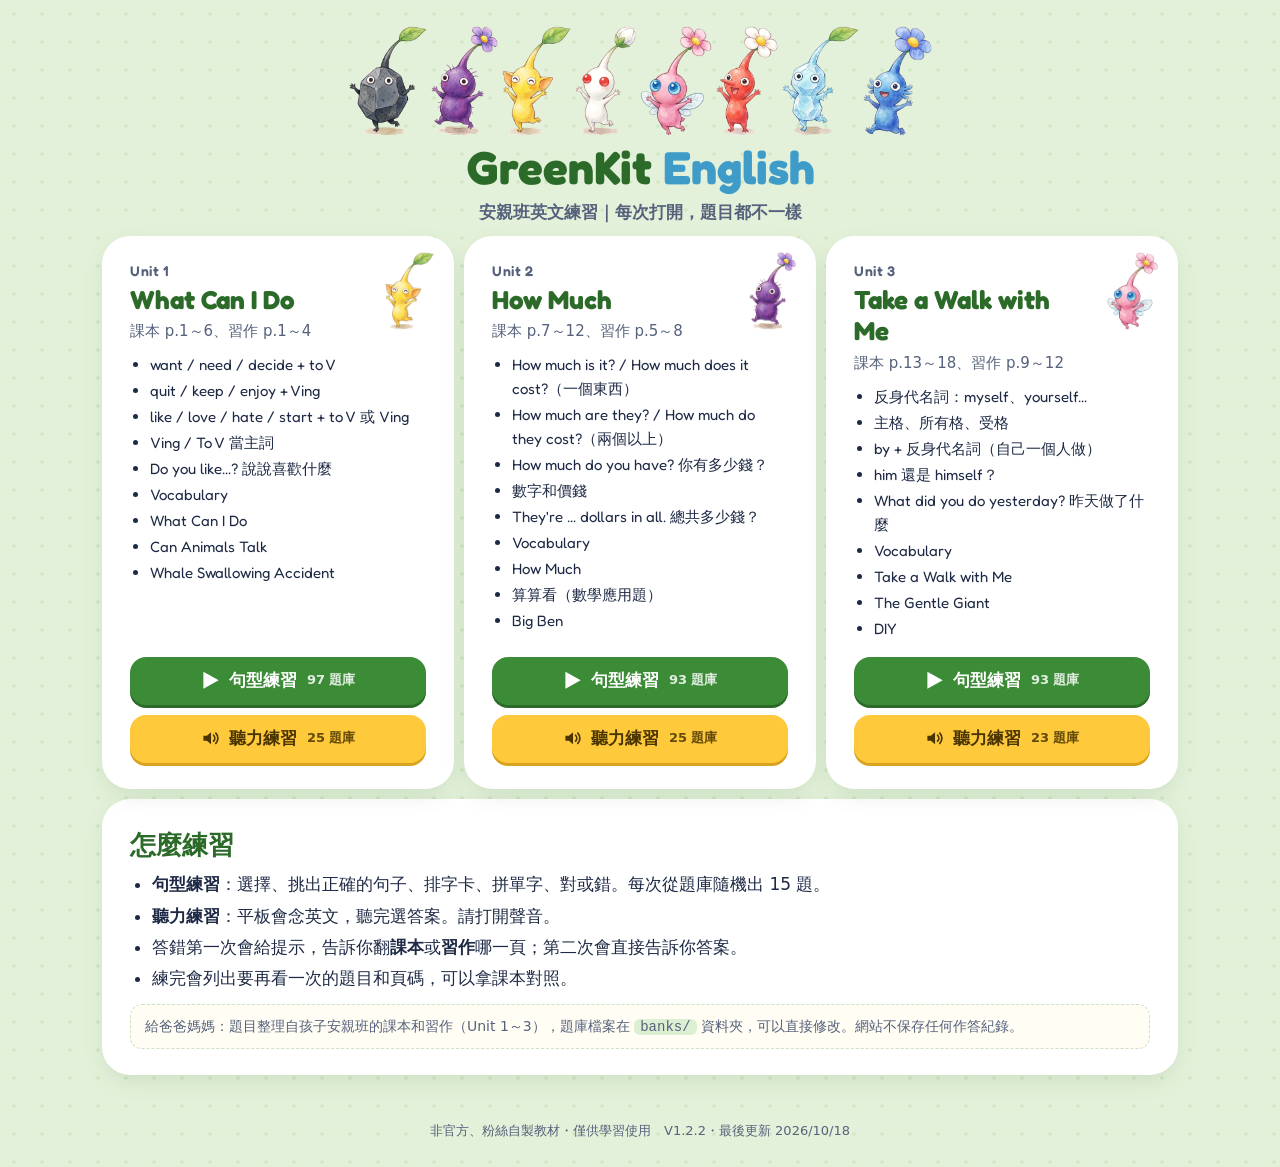
<file: index.html>
<!doctype html>
<html lang="zh-Hant-TW">
<head>
<meta charset="utf-8">
<meta name="viewport" content="width=device-width, initial-scale=1">
<meta name="robots" content="noindex, nofollow">
<title>GreenKit English</title>
<link rel="preconnect" href="https://fonts.googleapis.com">
<link rel="stylesheet" href="https://fonts.googleapis.com/css2?family=Fredoka:wght@500;600;700&display=swap">
<link rel="stylesheet" href="assets/app.css?v=1.2.2">
</head>
<body>
<header class="hero">
  <div class="crew hopper" id="crew"></div>
  <h1 class="logo">GreenKit <span>English</span></h1>
  <p class="tag">安親班英文練習｜每次打開，題目都不一樣</p>
</header>

<main class="wrap">
  <div class="units" id="units"></div>
  <section class="card how">
    <h2>怎麼練習</h2>
    <ul>
      <li><b>句型練習</b>：選擇、挑出正確的句子、排字卡、拼單字、對或錯。每次從題庫隨機出 15 題。</li>
      <li><b>聽力練習</b>：平板會念英文，聽完選答案。請打開聲音。</li>
      <li>答錯第一次會給提示，告訴你翻<b>課本</b>或<b>習作</b>哪一頁；第二次會直接告訴你答案。</li>
      <li>練完會列出要再看一次的題目和頁碼，可以拿課本對照。</li>
    </ul>
    <p class="note">給爸爸媽媽：題目整理自孩子安親班的課本和習作（Unit 1～3），題庫檔案在 <code>banks/</code> 資料夾，可以直接修改。網站不保存任何作答紀錄。</p>
  </section>
</main>

<footer class="foot">非官方、粉絲自製教材・僅供學習使用<span id="ver"></span></footer>

<script src="assets/app.js?v=1.2.2"></script>
<script>
(() => {
  const { $, esc, shuffle, CREW, ICON, pikImg } = GK;
  $('#crew').innerHTML = shuffle(CREW).map(k => pikImg(k)).join('');
  $('#ver').textContent = `　V${GK.VER}・最後更新 ${GK.DATE.replace(/-/g, '/')}`;
  const box = $('#units');
  box.innerHTML = GK.UNITS.map(u => `<section class="card unit" id="u${u}"><p class="kicker">Unit ${u}</p><h2>讀取中…</h2></section>`).join('');
  GK.UNITS.forEach((u, i) => {
    GK.loadUnit(u).then(d => {
      const n = l => d.sections.reduce((s, x) => s + x.items.filter(it => GK.isListen(it) === l).length, 0);
      const name = d.title.replace(/^Unit\s*\d+\s*/, '');
      $('#u' + u).innerHTML = `
        <div class="unit-pik">${pikImg(CREW[(i * 3) % 8])}</div>
        <p class="kicker">Unit ${u}</p>
        <h2>${esc(name)}</h2>
        <p class="scope">${esc(d.scope)}</p>
        <ul class="topics">${d.sections.filter(s => s.items.some(it => !GK.isListen(it))).map(s => `<li>${esc(s.name.replace(/^[^｜]*｜/, ''))}</li>`).join('')}</ul>
        <div class="unit-btns">
          <a class="btn primary" href="practice.html?u=${u}&m=s">${ICON.next}句型練習<small>${n(false)} 題庫</small></a>
          <a class="btn sun" href="practice.html?u=${u}&m=l">${ICON.spk}聽力練習<small>${n(true)} 題庫</small></a>
        </div>`;
    }).catch(() => {
      $('#u' + u).innerHTML = `<p class="kicker">Unit ${u}</p><h2>題庫讀不到</h2><p class="scope">請用網址打開這個網站（不要直接點兩下 html 檔）。</p>`;
    });
  });
})();
</script>
</body>
</html>
</file>
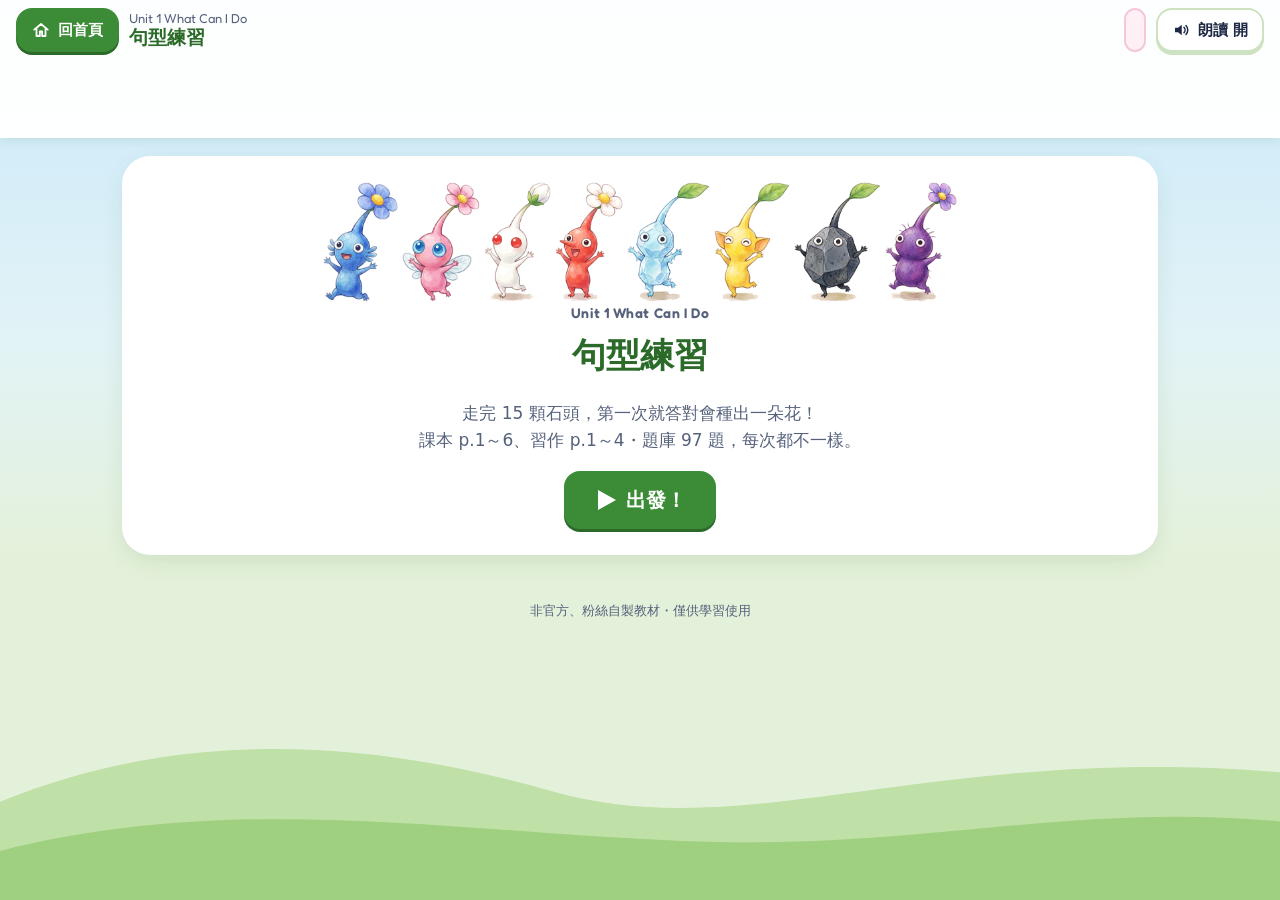
<file: practice.html>
<!doctype html>
<html lang="zh-Hant-TW">
<head>
<meta charset="utf-8">
<meta name="viewport" content="width=device-width, initial-scale=1, viewport-fit=cover">
<meta name="robots" content="noindex, nofollow">
<title>練習｜GreenKit English</title>
<link rel="preconnect" href="https://fonts.googleapis.com">
<link rel="stylesheet" href="https://fonts.googleapis.com/css2?family=Fredoka:wght@500;600;700&display=swap">
<link rel="stylesheet" href="assets/app.css?v=1.2.2">
<link rel="stylesheet" href="assets/play.css?v=1.2.2">
</head>
<body class="practice">
<div class="scenery" aria-hidden="true">
  <div class="cloud c1"></div><div class="cloud c2"></div><div class="cloud c3"></div>
  <svg class="hills" viewBox="0 0 1200 220" preserveAspectRatio="none"><path d="M0,120 C180,40 360,60 520,110 C700,165 880,60 1200,90 V220 H0Z" fill="#bfe0a6"/><path d="M0,170 C220,110 420,150 640,160 C860,170 1000,120 1200,140 V220 H0Z" fill="#9fd07f"/></svg>
</div>

<header class="topbar">
  <a class="btn home" id="homeBtn" href="index.html"></a>
  <div class="tb-title"><span id="unitName">GreenKit English</span><b id="modeName"></b></div>
  <div class="tb-right">
    <span class="bloom" id="bloom" title="第一次就答對的花"></span>
    <button class="btn" id="soundBtn" type="button"></button>
  </div>
  <div class="trail" id="trail" aria-hidden="true"></div>
</header>

<main class="wrap play" id="main" aria-live="polite">
  <section class="card start"><p class="sub">讀取題庫中…</p></section>
</main>

<div class="cheer" id="cheer" hidden></div>
<footer class="foot">非官方、粉絲自製教材・僅供學習使用</footer>

<script src="assets/app.js?v=1.2.2"></script>
<script src="assets/practice.js?v=1.2.2"></script>
</body>
</html>
</file>
<file: assets/app.css>
/* GreenKit English：全站樣式（配色沿用皮皮學習樂園的設計規範，只做亮色） */
:root{
  --meadow:#e4f1da;--panel:#ffffff;--ink:#1e2a45;--ink-soft:#56627c;
  --leaf:#3c8c37;--leaf-deep:#2b6a28;--leaf-soft:#dcefd2;
  --sun:#ffc93c;--sun-deep:#d9a21f;--berry:#e2483d;--grape:#7b4fb8;--frost:#3f9cc8;
  --line:#cde2c1;--good:#2f9e44;--good-soft:#dff3e3;--bad:#d6453a;--bad-soft:#fde4e1;--note:#fffdf4;
  --en:'Fredoka',"PingFang TC","Noto Sans TC","Microsoft JhengHei",system-ui,sans-serif;
  --zh:"PingFang TC","Noto Sans TC","Microsoft JhengHei",system-ui,sans-serif;
}
*{box-sizing:border-box}
[hidden]{display:none!important}
html{-webkit-text-size-adjust:100%}
body{margin:0;color:var(--ink);font-family:var(--zh);font-size:17px;line-height:1.6;
  background:var(--meadow) radial-gradient(circle,#d3e8c4 1.6px,transparent 1.8px) 0 0/28px 28px;min-height:100vh}
a{color:inherit}
button{font:inherit;color:inherit}
:focus-visible{outline:3px solid var(--frost);outline-offset:2px}
svg{width:1.2em;height:1.2em;flex:none}
.wrap{max-width:1100px;margin:0 auto;padding:0 16px 24px}
.wrap.narrow{max-width:820px}
.card{background:var(--panel);border-radius:24px;box-shadow:0 0 0 4px #fff,0 8px 24px rgba(43,106,40,.14);padding:22px 24px;margin:18px 0}
h1,h2,.logo,.kicker{font-family:var(--en)}
.kicker{margin:0;color:var(--ink-soft);font-size:14px;font-weight:600;letter-spacing:.04em}
.sub{color:var(--ink-soft)}
code{background:var(--leaf-soft);padding:0 6px;border-radius:6px}

/* buttons */
.btn{display:inline-flex;align-items:center;justify-content:center;gap:8px;min-height:48px;padding:8px 18px;border-radius:16px;border:2px solid var(--line);background:#fff;
  font-weight:700;font-size:17px;text-decoration:none;cursor:pointer;box-shadow:0 3px 0 var(--line);transition:transform .08s}
.btn:active{transform:translateY(2px);box-shadow:0 1px 0 var(--line)}
.btn.primary{background:var(--leaf);border-color:var(--leaf);color:#fff;box-shadow:0 3px 0 var(--leaf-deep)}
.btn.sun{background:var(--sun);border-color:var(--sun);color:#4a3500;box-shadow:0 3px 0 var(--sun-deep)}
.btn.big{min-height:58px;font-size:20px;padding:10px 28px}
.btn.small{min-height:44px;font-size:15px;padding:4px 12px;margin-top:8px}
.btn small{font-weight:600;font-size:13px;opacity:.85;margin-left:2px}
.icon-btn{display:inline-flex;align-items:center;justify-content:center;width:44px;height:44px;border-radius:50%;border:2px solid var(--line);background:#fff;cursor:pointer;vertical-align:middle;color:var(--leaf-deep)}

/* characters */
.pik{display:block;height:100%;width:auto;user-select:none;-webkit-user-select:none;transform-origin:50% 100%;animation:bob 2.6s ease-in-out infinite}
.crew{display:flex;justify-content:center;align-items:flex-end;gap:4px;height:96px}
.crew .pik:nth-child(2n){animation-delay:-1.1s}
.crew .pik:nth-child(3n){animation-delay:-.6s}
.hopper .pik{cursor:pointer}
.pik.hop{animation:hop .55s ease-out}
.pik.jump{animation:jump 1s ease-in-out infinite}
.crew .pik.jump:nth-child(2n){animation-delay:-.5s}
@keyframes bob{0%,100%{transform:translateY(0)}50%{transform:translateY(-3px)}}
@keyframes hop{0%{transform:translateY(0)}40%{transform:translateY(-26px)}70%{transform:translateY(0) scale(1.08,.92)}100%{transform:translateY(0)}}
@keyframes jump{0%,100%{transform:translateY(0)}45%{transform:translateY(-16px)}}
@keyframes shake{0%,100%{transform:translateX(0)}20%{transform:translateX(-8px)}40%{transform:translateX(8px)}60%{transform:translateX(-5px)}80%{transform:translateX(5px)}}
.shake{animation:shake .4s}

/* home */
.hero{text-align:center;padding:26px 16px 6px}
.hero .crew{height:110px}
.logo{margin:6px 0 0;font-size:46px;line-height:1.1;color:var(--leaf-deep)}
.logo span{color:var(--frost)}
.tag{margin:6px 0 0;color:var(--ink-soft);font-weight:600}
.units{display:grid;grid-template-columns:repeat(3,1fr);gap:18px;margin-top:8px}
.unit{position:relative;margin:0;display:flex;flex-direction:column;padding-top:20px}
.unit h2{margin:2px 0 4px;font-size:26px;line-height:1.2;color:var(--leaf-deep);padding-right:64px}
.unit-pik{position:absolute;right:16px;top:12px;height:78px}
.scope{margin:0 0 8px;color:var(--ink-soft);font-size:15px}
.topics{margin:0 0 14px;padding-left:20px;font-size:15px;font-family:var(--en);flex:1}
.topics li{margin:2px 0}
.unit-btns{display:grid;gap:10px}
.how h2{margin:0 0 6px;color:var(--leaf-deep)}
.how ul{margin:0;padding-left:22px}
.how li{margin:4px 0}
.note{font-size:14px;color:var(--ink-soft);background:var(--note);border:1px dashed var(--line);border-radius:12px;padding:10px 14px;margin:12px 0 0}
.foot{text-align:center;font-size:13px;color:var(--ink-soft);padding:8px 16px 26px}
@media (max-width:1000px){.units{grid-template-columns:repeat(2,1fr)}}
@media (max-width:640px){.units{grid-template-columns:1fr}.logo{font-size:36px}.hero .crew{height:80px}.crew .pik:nth-child(n+7){display:none}}

/* practice top bar */
.topbar{position:sticky;top:0;z-index:5;background:rgba(255,255,255,.96);box-shadow:0 2px 10px rgba(43,106,40,.12);display:grid;grid-template-columns:auto 1fr auto;align-items:center;gap:10px;padding:8px 16px 0}
.topbar .btn{min-height:44px;padding:4px 14px;font-size:15px}
.btn.home{background:var(--leaf);border-color:var(--leaf);color:#fff;box-shadow:0 3px 0 var(--leaf-deep)}
.tb-title{display:flex;flex-direction:column;line-height:1.25;min-width:0}
.tb-title span{font-family:var(--en);font-size:13px;color:var(--ink-soft);white-space:nowrap;overflow:hidden;text-overflow:ellipsis}
.tb-title b{font-size:19px;color:var(--leaf-deep)}
.prog{grid-column:1/-1;position:relative;height:22px;margin:4px -16px 0;background:var(--leaf-soft)}
.prog-bar{height:100%;width:0;background:var(--leaf);transition:width .3s}
.prog span{position:absolute;inset:0;text-align:center;font-size:13px;font-weight:700;line-height:22px}

/* start / question card */
.start{text-align:center}
.start h1{margin:4px 0;font-size:34px;color:var(--leaf-deep)}
.start .crew{height:100px}
.qhead{display:flex;justify-content:space-between;align-items:center;gap:10px;margin-bottom:6px}
.sec-tag{display:inline-block;font-size:14px;font-weight:700;color:#2c6f93;background:#e2f5fd;border-radius:999px;padding:3px 12px;font-family:var(--en)}
.qnum{font-family:var(--en);font-weight:700;color:var(--ink-soft);white-space:nowrap}
.prompt{font-size:21px;font-weight:700;margin:10px 0 6px}
.sentence{font-family:var(--en);font-size:26px;line-height:1.55;margin:6px 0 14px;font-weight:500}
.qa{display:block}
.qa b{color:var(--grape)}
.blank{display:inline-block;min-width:3.6em;border-bottom:3px solid var(--ink);text-align:center;margin:0 4px}
.blank.filled{color:var(--good);font-weight:700;border-color:var(--good)}
.zh{font-size:19px;color:var(--ink-soft);margin:4px 0 12px}
.zh.big{font-size:26px;color:var(--ink);font-weight:700}

.passage{background:var(--note);border:2px solid #f1e6b8;border-radius:16px;margin:8px 0 6px}
.passage summary{display:flex;align-items:center;gap:8px;min-height:44px;padding:4px 14px;font-weight:700;cursor:pointer;color:#8a6400}
.ptext{padding:0 16px 10px;font-family:var(--en);font-size:18px;line-height:1.65}
.ptext p{margin:0 0 8px}

.answers{display:grid;grid-template-columns:1fr 1fr;gap:12px;margin:8px 0}
.answers.stack{grid-template-columns:1fr}
.answers.tf{grid-template-columns:1fr 1fr}
.opt{min-height:58px;border-radius:16px;border:3px solid var(--line);background:#fff;padding:10px 14px;font-family:var(--en);font-size:19px;font-weight:500;text-align:left;cursor:pointer;box-shadow:0 3px 0 var(--line);display:flex;align-items:center;gap:10px}
.opt:hover:not(:disabled){border-color:var(--frost)}
.opt.right{border-color:var(--good);background:var(--good-soft);box-shadow:0 3px 0 var(--good)}
.opt.wrong{border-color:var(--bad);background:var(--bad-soft);box-shadow:0 3px 0 var(--bad);opacity:.75;cursor:default}
.tf .opt{justify-content:center;font-size:22px;font-weight:700;font-family:var(--zh)}
.tf-mark{font-family:var(--en);font-size:28px;color:var(--leaf-deep)}

.listen{display:flex;gap:12px;justify-content:center;flex-wrap:wrap;margin:10px 0 14px}
.heard{text-align:center;font-family:var(--en);font-size:20px;margin:0 0 8px}

/* tiles */
.slots{min-height:66px;border:3px dashed var(--line);border-radius:16px;padding:8px;display:flex;flex-wrap:wrap;gap:8px;align-items:center;margin:6px 0 8px;background:#fbfef8}
.slot-hint{color:#9aa6b8;padding:0 8px}
.slots.spell{gap:18px;justify-content:center}
.word{display:flex;gap:6px}
.slot,.tile{min-width:48px;min-height:50px;border-radius:12px;font-family:var(--en);font-size:21px;font-weight:600;padding:4px 12px;cursor:pointer}
.slot{border:3px solid var(--line);background:#fff}
.spell .slot{width:46px;min-width:0;padding:0;border-style:solid;border-width:0 0 4px;border-radius:6px;background:transparent}
.spell .slot.full{background:#fff;border:3px solid var(--frost)}
.slots:not(.spell) .slot.full{border-color:var(--frost);background:#eef8fd}
.slot.right{border-color:var(--good)!important;background:var(--good-soft)!important}
.slot.wrong{border-color:var(--bad)!important;background:var(--bad-soft)!important}
.answers.tiles{display:flex;flex-wrap:wrap;gap:10px;justify-content:center}
.tile{border:3px solid var(--sun-deep);background:#fff6d6;box-shadow:0 3px 0 var(--sun-deep)}
.letters .tile{width:52px;padding:0}
.tile:disabled{visibility:hidden}

/* feedback */
.feedback{display:flex;align-items:flex-end;gap:12px;margin:12px 0 4px}
.feedback .hopper{height:92px;min-width:52px;flex:none}
.bubble{position:relative;flex:1;border-radius:18px;padding:12px 16px;display:flex;flex-direction:column;gap:4px;align-items:flex-start}
.bubble b{font-size:19px}
.good .bubble{background:var(--good-soft);border:2px solid #a8dbb3}
.bad .bubble{background:var(--bad-soft);border:2px solid #f3b4ad}
.bubble::before{content:'';position:absolute;left:-10px;bottom:22px;border:10px solid transparent;border-left:0;border-right-color:inherit}
.good .bubble::before{border-right-color:#a8dbb3}
.bad .bubble::before{border-right-color:#f3b4ad}
.page-pill{display:inline-flex;align-items:center;gap:6px;background:#fff3c4;color:#8a6400;border-radius:999px;padding:3px 12px;font-weight:700;font-size:15px;margin:4px 6px 0 0}
.nav{display:flex;justify-content:flex-end;gap:10px;flex-wrap:wrap;margin-top:10px}
.nav.center{justify-content:center}

/* result */
.result{text-align:center}
.result h1{margin:6px 0 0;font-size:30px;color:var(--leaf-deep)}
.result h2{text-align:left;font-size:20px;margin:18px 0 6px}
.result .crew{height:90px}
.stars{margin:8px 0 0;display:flex;justify-content:center;gap:6px}
.stars i{color:#dfe5d8}
.stars i.on{color:var(--sun)}
.stars svg{width:44px;height:44px}
.go-pages{margin:10px 0}
.review{text-align:left;padding-left:26px;margin:0}
.review li{margin:0 0 12px;padding:10px 12px;border:2px solid var(--line);border-radius:14px}
.rq{font-family:var(--en);font-size:18px;margin:6px 0 2px}
.ra{margin:0;font-family:var(--en)}
.ra b{color:var(--good)}
.rp{margin:2px 0 0;display:flex;align-items:center;gap:6px;color:#8a6400;font-weight:700;font-size:15px}

@media (max-width:640px){
  .card{padding:16px;border-radius:20px}
  .sentence{font-size:22px}
  .answers,.answers.tf{grid-template-columns:1fr}
  .opt{font-size:18px}
  .topbar .btn span{display:none}
  .feedback .hopper{height:72px}
  .slot,.tile{font-size:19px}
  .letters .tile,.spell .slot{width:42px}
}
@media (prefers-reduced-motion:reduce){*{animation:none!important;transition:none!important}}
</file>
<file: assets/play.css>
/* GreenKit English：練習頁的遊戲畫面（小路、出題角色、彩色選項、花瓣特效、花園）。以 iPad 為主。 */

/* 背景：天空、雲、山坡 */
body.practice{background:#e4f1da}
.scenery{position:fixed;inset:0;z-index:-1;background:linear-gradient(#c9e8fb 0,#e2f3f6 38%,#e4f1da 62%);overflow:hidden;pointer-events:none}
.hills{position:absolute;left:0;right:0;bottom:0;width:100%;height:24vh}
.cloud{position:absolute;width:150px;height:46px;background:#fff;border-radius:40px;opacity:.85;animation:drift 70s linear infinite}
.cloud::before,.cloud::after{content:'';position:absolute;background:#fff;border-radius:50%}
.cloud::before{width:64px;height:64px;left:22px;top:-30px}
.cloud::after{width:80px;height:80px;left:62px;top:-42px}
.cloud.c1{top:16%;left:-160px}
.cloud.c2{top:34%;left:-160px;transform:scale(.7);animation-duration:95s;animation-delay:-40s}
.cloud.c3{top:8%;left:-160px;transform:scale(.55);animation-duration:120s;animation-delay:-80s}
@keyframes drift{to{left:110%}}

/* 頂列 */
.topbar{grid-template-columns:auto 1fr auto;padding:8px 16px 0}
.tb-right{display:flex;align-items:center;gap:10px}
.bloom{display:inline-flex;align-items:center;gap:4px;min-height:44px;padding:2px 12px 2px 6px;border-radius:999px;background:#fff0f6;border:2px solid #f6c6dc;font-family:var(--en);font-size:22px;color:#b0436f}
.bloom .flower{width:34px;height:34px}
.bloom.pop{animation:pop .45s}
@keyframes pop{40%{transform:scale(1.3)}}

/* 小路：15 顆踏腳石 */
.trail{grid-column:1/-1;position:relative;height:74px;margin:2px 4px 0}
.trail .path{position:absolute;left:0;right:0;top:50px;border-top:4px dashed #b9d9a3}
.stone{position:absolute;top:50px;width:24px;height:16px;margin:-8px 0 0 -12px;border-radius:50%;background:#d7cbb4;box-shadow:inset 0 -3px 0 #b8aa8f}
.stone.cur{background:#ffe48a;box-shadow:0 0 0 4px rgba(255,201,60,.45),inset 0 -3px 0 #d9a21f}
.stone .flower{position:absolute;width:30px;height:30px;left:-3px;top:-24px;animation:popin .4s}
.walker{position:absolute;top:0;height:52px;transform:translateX(-50%);transition:left .6s cubic-bezier(.5,1.6,.5,1)}
.walker .pik{height:52px}
.trail-text{position:absolute;right:0;top:0;font-size:13px;font-weight:700;color:var(--ink-soft);background:rgba(255,255,255,.85);border-radius:999px;padding:0 10px}
@keyframes popin{0%{transform:scale(0)}70%{transform:scale(1.2)}100%{transform:scale(1)}}

/* 出題角色＋對話框 */
.wrap.play{max-width:1060px;padding-top:4px}
.scene-q{display:grid;grid-template-columns:190px 1fr;gap:6px;align-items:start;margin-top:14px}
.host{position:sticky;top:150px;height:220px;display:flex;flex-direction:column;align-items:center;justify-content:flex-end;animation:enter .55s cubic-bezier(.3,1.5,.5,1)}
.host .pik{height:200px}
.host.speaker{cursor:pointer}
.host-hint{display:inline-flex;align-items:center;gap:4px;font-size:14px;font-weight:700;color:var(--leaf-deep);background:#fff;border-radius:999px;padding:2px 10px;margin-top:4px;box-shadow:0 2px 0 var(--line)}
.pik.talking{animation:hop .5s ease-in-out infinite}
@keyframes enter{0%{transform:translateY(60px) scale(.5);opacity:0}100%{transform:none;opacity:1}}

.scene-q .card.q{position:relative;margin:0;border-top:10px solid var(--hc,#9dbbf5)}
.scene-q .card.q::before{content:'';position:absolute;left:-22px;top:120px;border:14px solid transparent;border-right:22px solid #fff;border-left:0}
.sentence{font-size:30px}
.prompt{font-size:22px}

/* 彩色選項 */
.opt{position:relative;min-height:68px;font-size:21px;border-width:3px;transition:transform .12s}
.opt:active:not(:disabled){transform:scale(.97)}
.opt .badge{flex:none;display:inline-flex;align-items:center;justify-content:center;width:40px;height:40px;border-radius:50%;background:var(--bc);color:#fff;font-family:var(--en);font-weight:700;font-size:20px;box-shadow:inset 0 -3px 0 rgba(0,0,0,.18);text-shadow:0 1px 0 rgba(0,0,0,.25)}
.opt:hover:not(:disabled){border-color:var(--bc)}
.opt.right{animation:pop .45s;border-color:var(--good)!important}
.opt.right .badge{background:var(--good)}
.tf .opt{min-height:96px;font-size:28px;flex-direction:column;gap:2px}
.tf .opt .badge{width:54px;height:54px;font-size:30px}
.tf .opt .otext{font-size:20px}

/* 字卡、字母 */
.tile{border:3px solid var(--tc);background:#fff;box-shadow:0 4px 0 var(--tc);min-height:56px;font-size:23px;transition:transform .1s}
.tile:active{transform:translateY(3px);box-shadow:0 1px 0 var(--tc)}
.letters .tile{width:56px}
.slots:not(.spell) .slot.full,.spell .slot.full{border-color:var(--tc);background:#fff;animation:popin .25s}
.slots{min-height:76px;background:rgba(255,255,255,.7)}

/* 回饋 */
.feedback .hopper{height:100px;animation:enter .45s cubic-bezier(.3,1.5,.5,1)}
.nav .btn.big{min-width:200px}

/* 花瓣、飛行的花、連續答對 */
.petal{position:fixed;z-index:30;width:14px;height:10px;margin:-5px 0 0 -7px;border-radius:50% 50% 50% 0;pointer-events:none;animation:petal .9s ease-out forwards}
@keyframes petal{to{transform:translate(var(--dx),var(--dy)) rotate(var(--rot));opacity:0}}
.fly{position:fixed;z-index:31;width:48px;height:48px;margin:-24px 0 0 -24px;pointer-events:none;transition:transform .75s cubic-bezier(.4,-.3,.6,1),opacity .75s}
.fly .flower{width:100%;height:100%}
.cheer{position:fixed;inset:0;z-index:40;display:flex;align-items:center;justify-content:center;pointer-events:none}
.cheer-box{background:#fffdf4;border:4px solid var(--sun);border-radius:28px;padding:16px 30px 20px;text-align:center;box-shadow:0 12px 40px rgba(0,0,0,.18);animation:popin .45s}
.cheer-box .crew{height:110px}
.cheer-box b{display:block;font-size:34px;color:#b06a00;margin-top:4px}

/* 開始畫面 */
.start .crew.big{height:120px}

/* 成績：我的花園 */
.garden{position:relative;border-radius:20px;background:linear-gradient(#d8f0ff 0,#eaf7e0 55%,#a6d68a 55%,#8cc66f 100%);padding:14px 10px 18px;margin:-4px -4px 6px}
.garden .crew{height:96px}
.beds{display:flex;flex-wrap:wrap;justify-content:center;gap:4px 3px;margin-top:6px}
.bed{width:44px;height:56px;display:flex;align-items:flex-end;justify-content:center;animation:grow .5s backwards}
.bed .flower{width:44px;height:44px}
@keyframes grow{0%{transform:scale(0) translateY(20px)}100%{transform:none}}
.result h1{font-size:28px}

/* iPad 直放、手機：角色縮小放在對話框上面 */
@media (max-width:900px),(orientation:portrait){
  .scene-q{grid-template-columns:1fr;gap:0}
  .host{position:relative;top:auto;height:auto;flex-direction:row;justify-content:flex-start;gap:10px;padding-left:18px;margin-bottom:-6px;z-index:1}
  .host .pik{height:150px}
  .scene-q .card.q::before{left:56px;top:-26px;border:12px solid transparent;border-bottom:16px solid var(--hc,#9dbbf5);border-top:0}
}
@media (max-width:640px){
  .bloom{font-size:18px;padding-right:8px}
  .bloom .flower{width:26px;height:26px}
  .stone{width:16px;height:12px;margin:-6px 0 0 -8px}
  .stone .flower{width:22px;height:22px;left:-3px;top:-18px}
  .walker,.walker .pik{height:40px}
  .trail{height:66px}.trail .path,.stone{top:44px}
  .host .pik{height:84px}
  .sentence{font-size:23px}
  .opt{min-height:58px;font-size:18px}
  .opt .badge{width:34px;height:34px;font-size:17px}
  .tf .opt{min-height:80px}
  .tile{font-size:20px}
  .letters .tile{width:46px}
  .cheer-box b{font-size:26px}
}
@media (prefers-reduced-motion:reduce){.cloud{display:none}}

/* 自編題的提醒 */
.tags{display:flex;flex-wrap:wrap;gap:6px;align-items:center}
.src-tag{display:inline-block;font-size:13px;font-weight:700;color:#8a4b00;background:#ffe7c2;border:1.5px dashed #e0a24a;border-radius:999px;padding:2px 10px;margin-left:6px}
.tags .src-tag{margin-left:0}
.self-note{display:flex;align-items:center;gap:6px;margin:4px 0 0;font-size:14px;color:#8a4b00;background:#fff6e6;border-radius:10px;padding:4px 10px}

/* 閱讀文章：字放大 */
.ptext{font-size:24px;line-height:1.7;padding:2px 20px 14px}
.ptext p{margin:0 0 10px}
.ptext b{font-size:26px}
.passage summary{font-size:18px}
@media (max-width:640px){.ptext{font-size:20px;padding:0 14px 10px}.ptext b{font-size:21px}}
</file>
